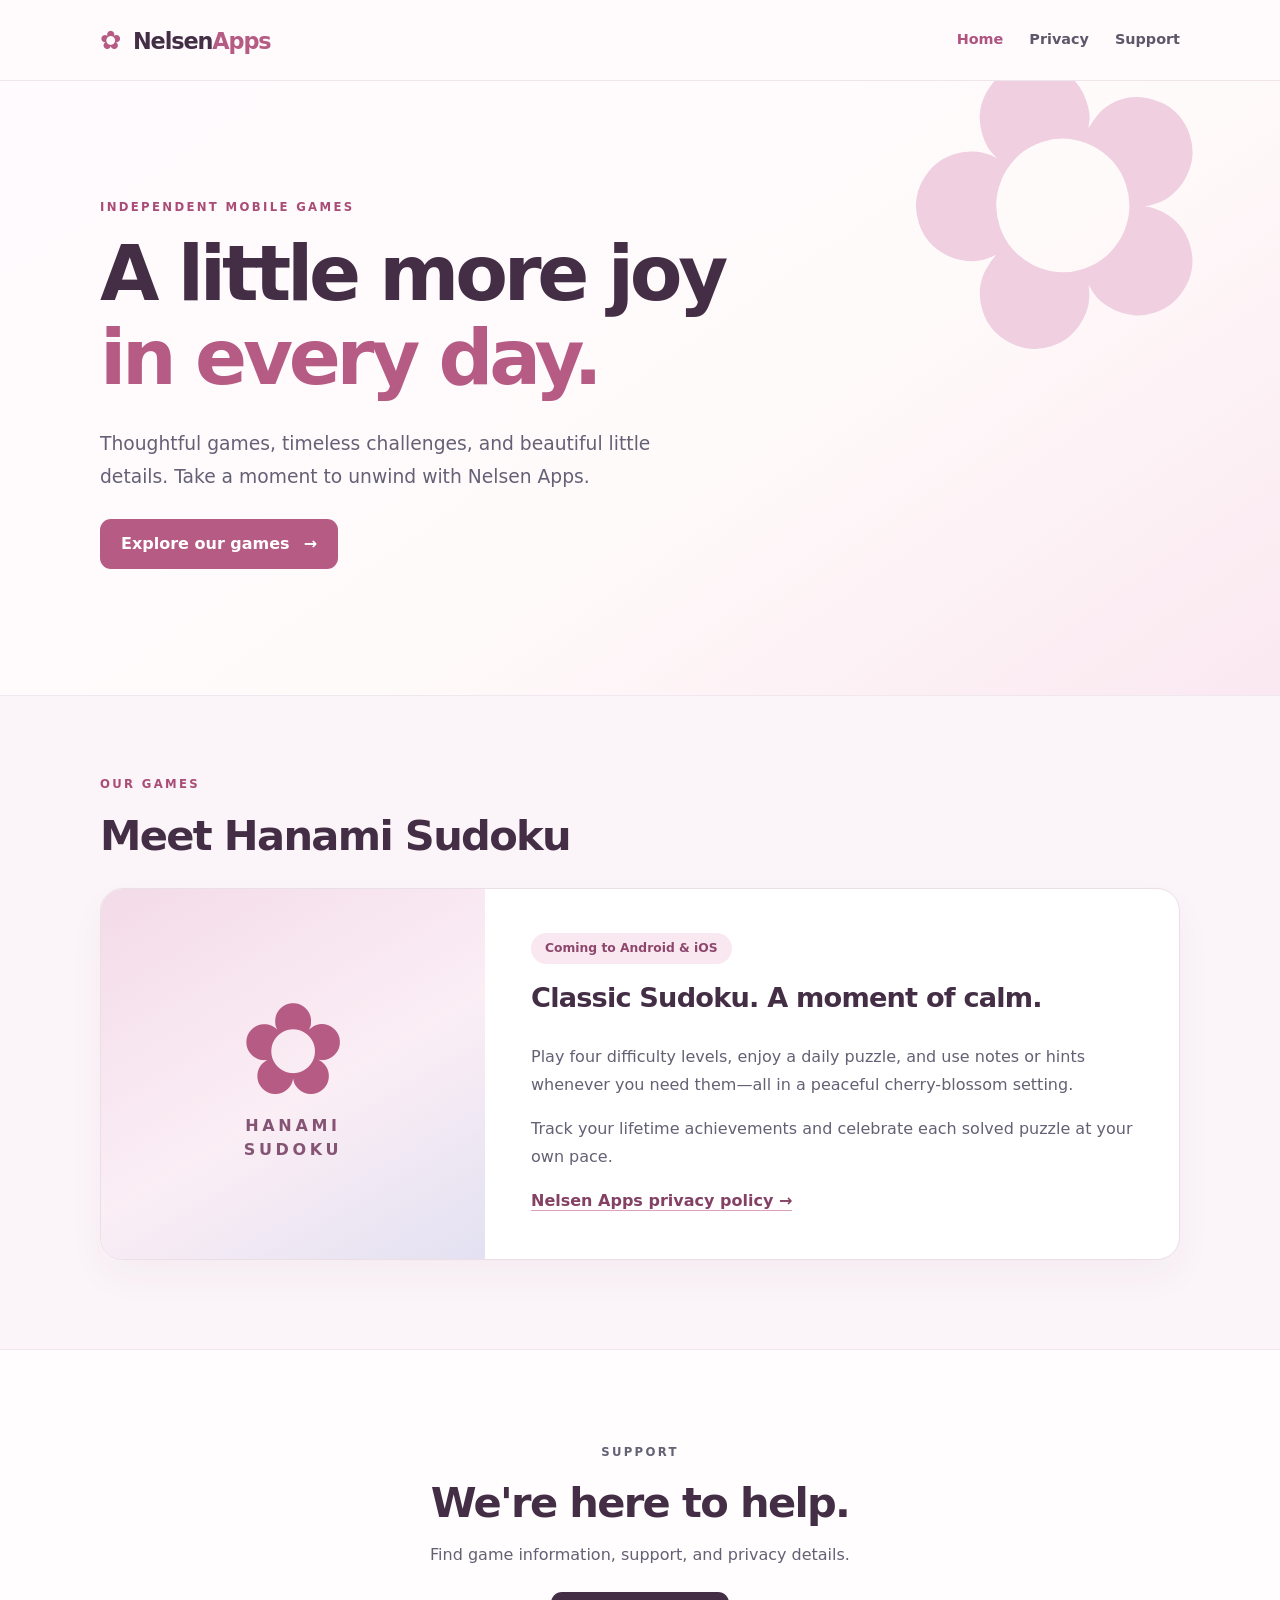
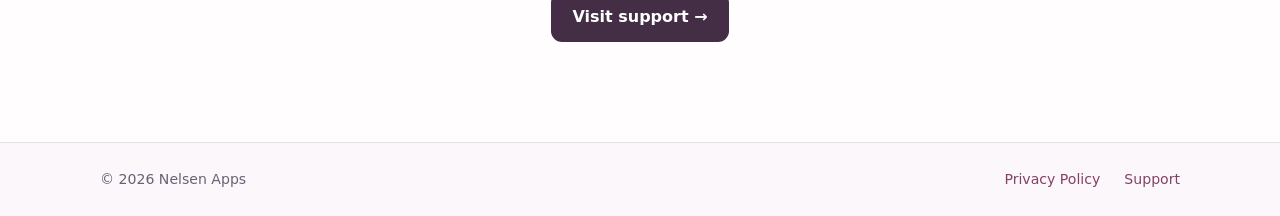
<file: index.html>
<!doctype html>
<html lang="en"><head><meta charset="utf-8"><meta name="viewport" content="width=device-width,initial-scale=1"><meta name="theme-color" content="#442e46"><meta name="description" content="Nelsen Apps makes calm, thoughtful mobile games, including Hanami Sudoku."><title>Nelsen Apps | Thoughtful mobile games</title><link rel="stylesheet" href="/assets/styles.css"></head>
<body><a class="skip" href="#main">Skip to content</a><header class="top"><div class="wrap header"><a class="logo" href="/" aria-label="Nelsen Apps home"><span class="flower">✿</span> Nelsen<span>Apps</span></a><nav aria-label="Main"><a aria-current="page" href="/">Home</a><a  href="/privacy/">Privacy</a><a  href="/support/">Support</a></nav></div></header><main id="main"><section class="hero"><div class="wrap hero-inner"><p class="eyebrow">INDEPENDENT MOBILE GAMES</p><h1>A little more joy<br><em>in every day.</em></h1><p>Thoughtful games, timeless challenges, and beautiful little details. Take a moment to unwind with Nelsen Apps.</p><a class="button" href="#games">Explore our games <span aria-hidden="true">→</span></a><div class="decor" aria-hidden="true">✿</div></div></section>
<section class="games" id="games"><div class="wrap"><p class="eyebrow">OUR GAMES</p><h2>Meet Hanami Sudoku</h2><div class="game-card"><div class="art" aria-hidden="true"><span>✿</span><strong>HANAMI<br>SUDOKU</strong></div><div class="details"><span class="pill">Coming to Android &amp; iOS</span><h3>Classic Sudoku. A moment of calm.</h3><p>Play four difficulty levels, enjoy a daily puzzle, and use notes or hints whenever you need them—all in a peaceful cherry-blossom setting.</p><p>Track your lifetime achievements and celebrate each solved puzzle at your own pace.</p><a class="more" href="/privacy/">Nelsen Apps privacy policy →</a></div></div></div></section>
<section class="contact-cta wrap"><p class="eyebrow">SUPPORT</p><h2>We're here to help.</h2><p>Find game information, support, and privacy details.</p><a class="button dark" href="/support/">Visit support →</a></section></main><footer class="footer"><div class="wrap foot"><span>© 2026 Nelsen Apps</span><div><a href="/privacy/">Privacy Policy</a><a href="/support/">Support</a></div></div></footer></body></html>
</file>
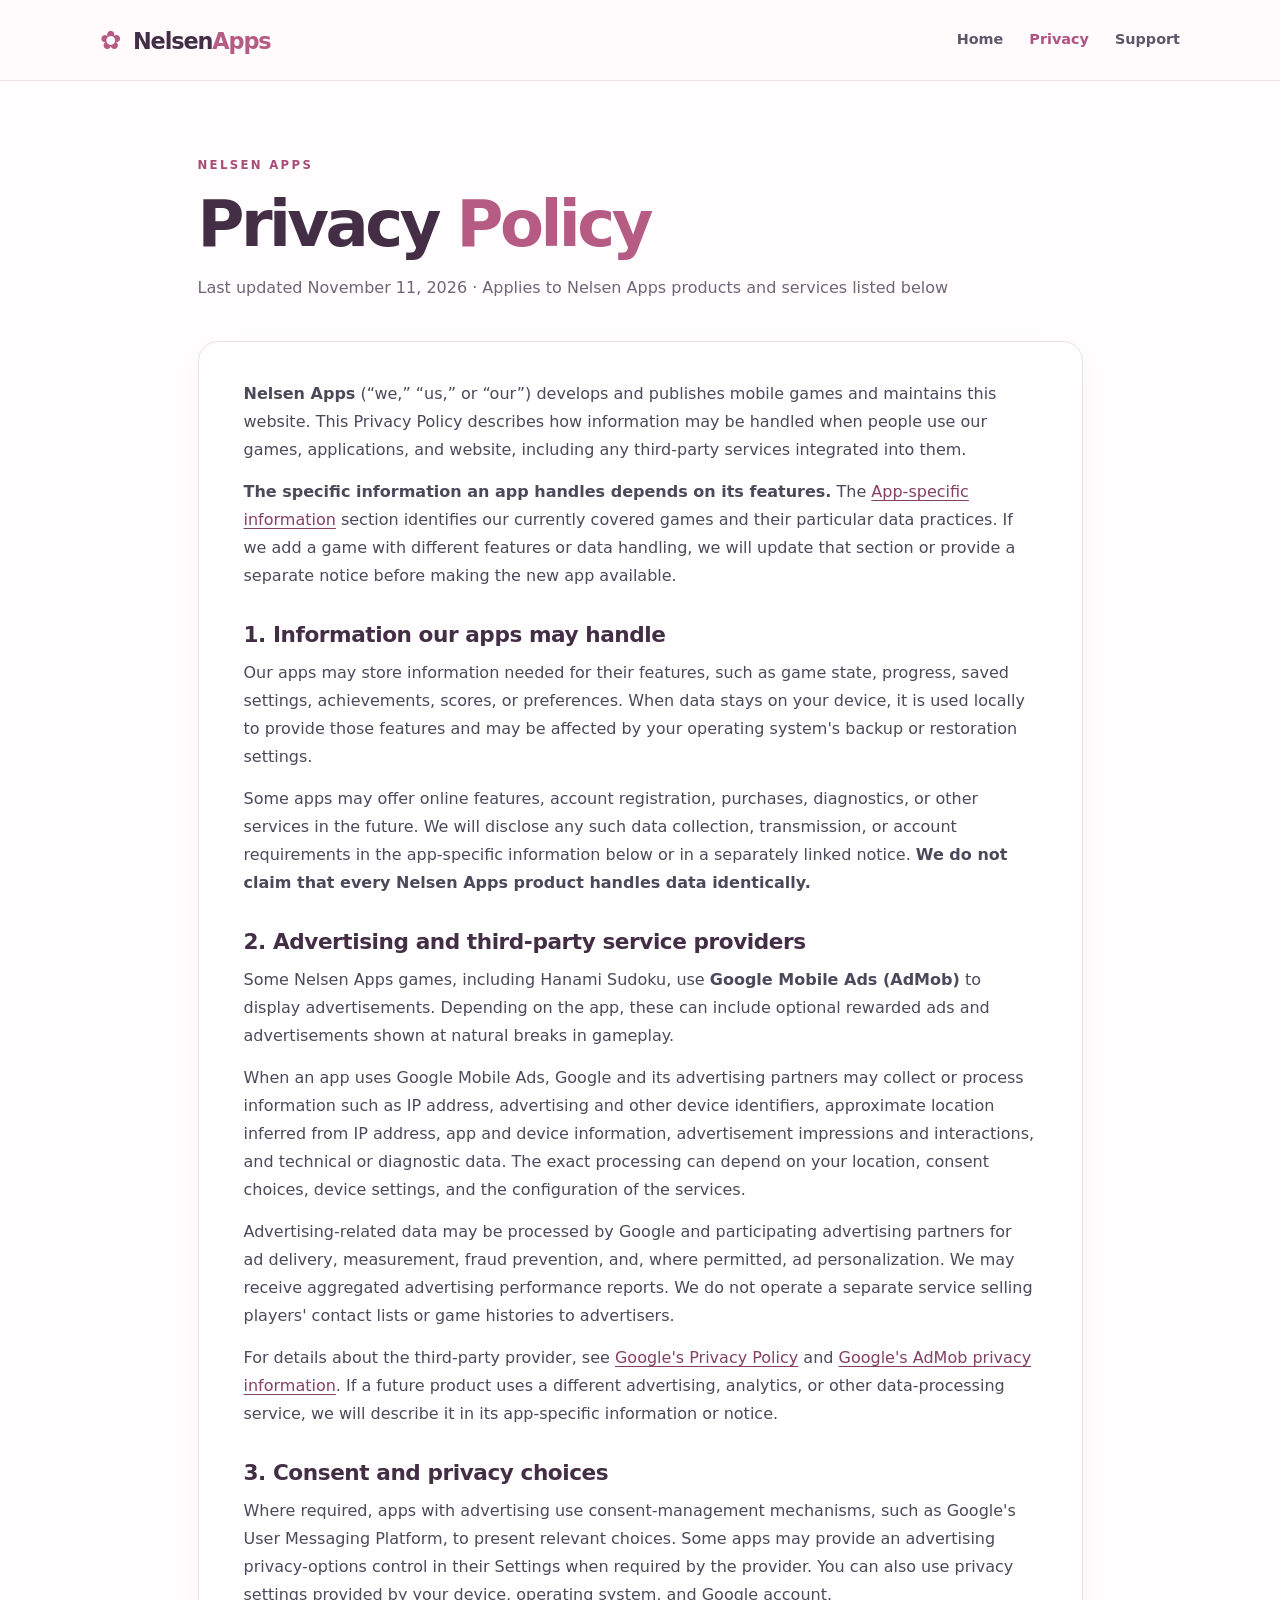
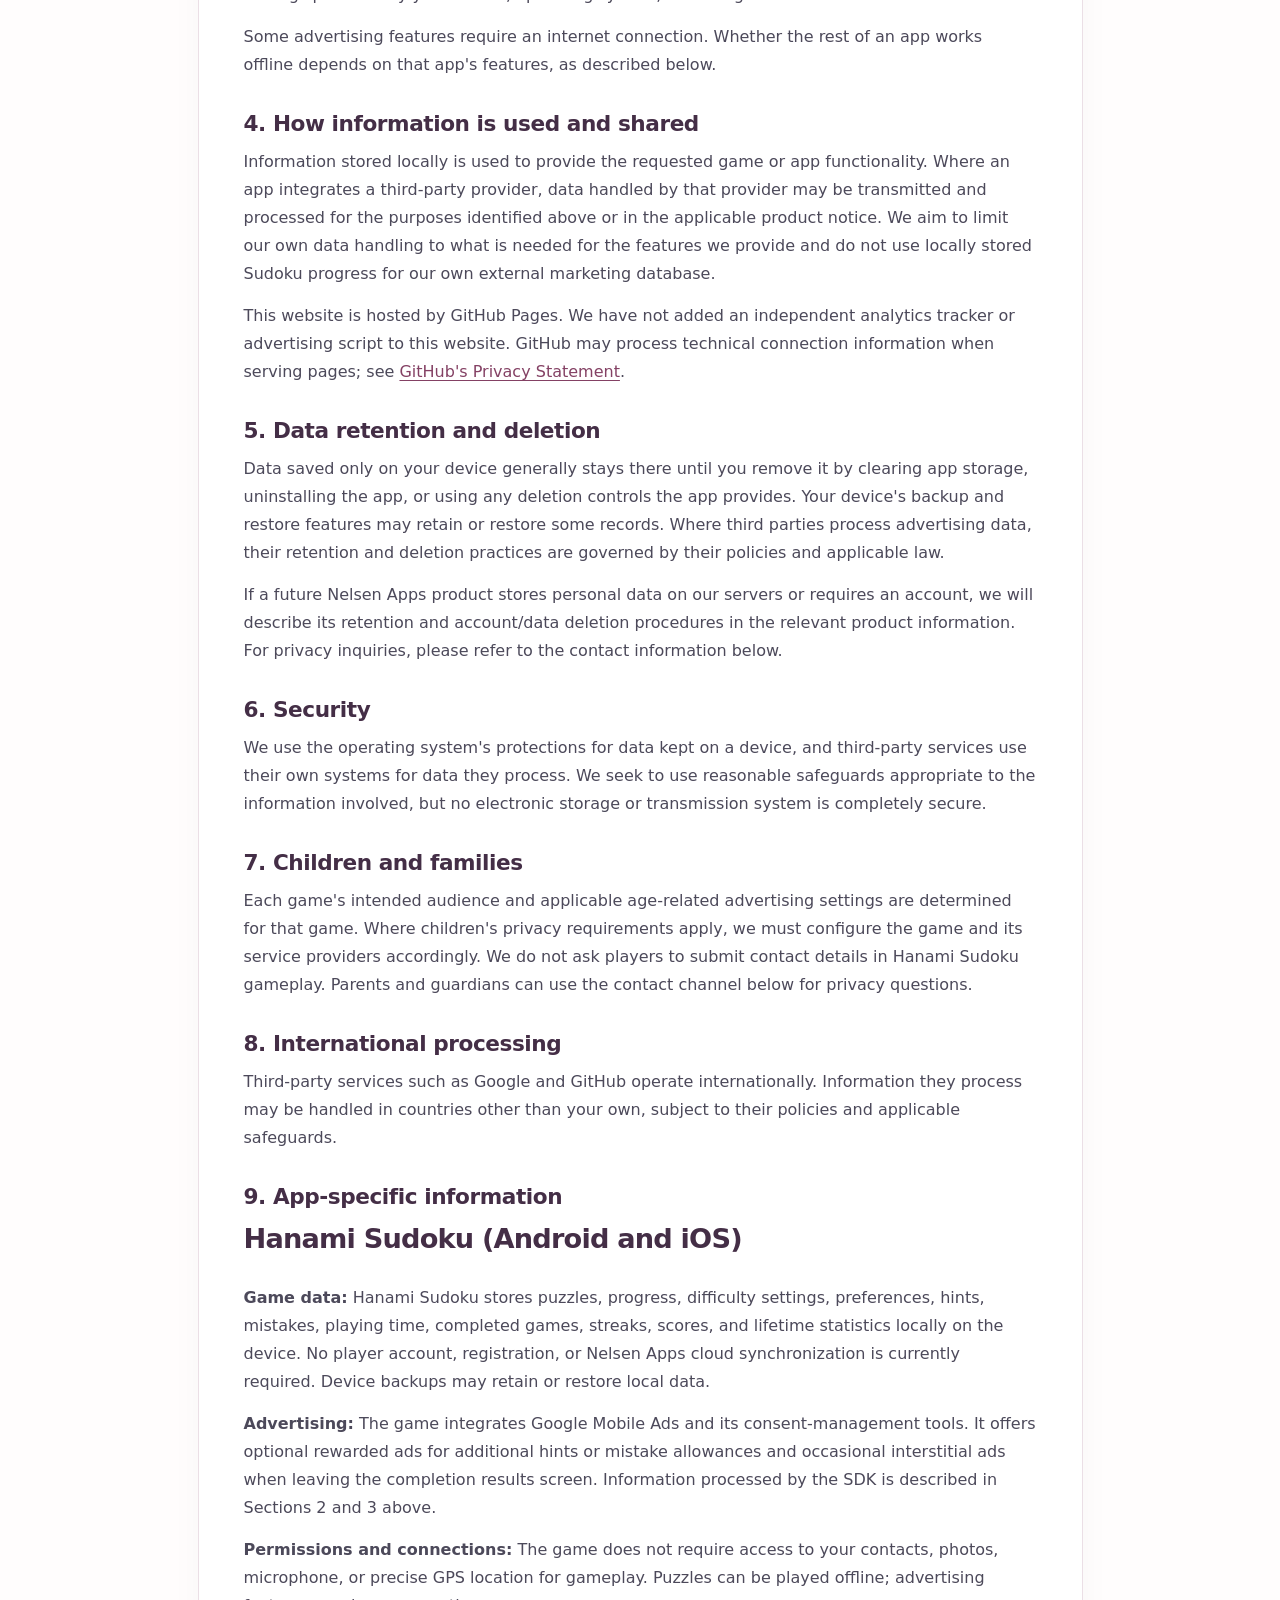
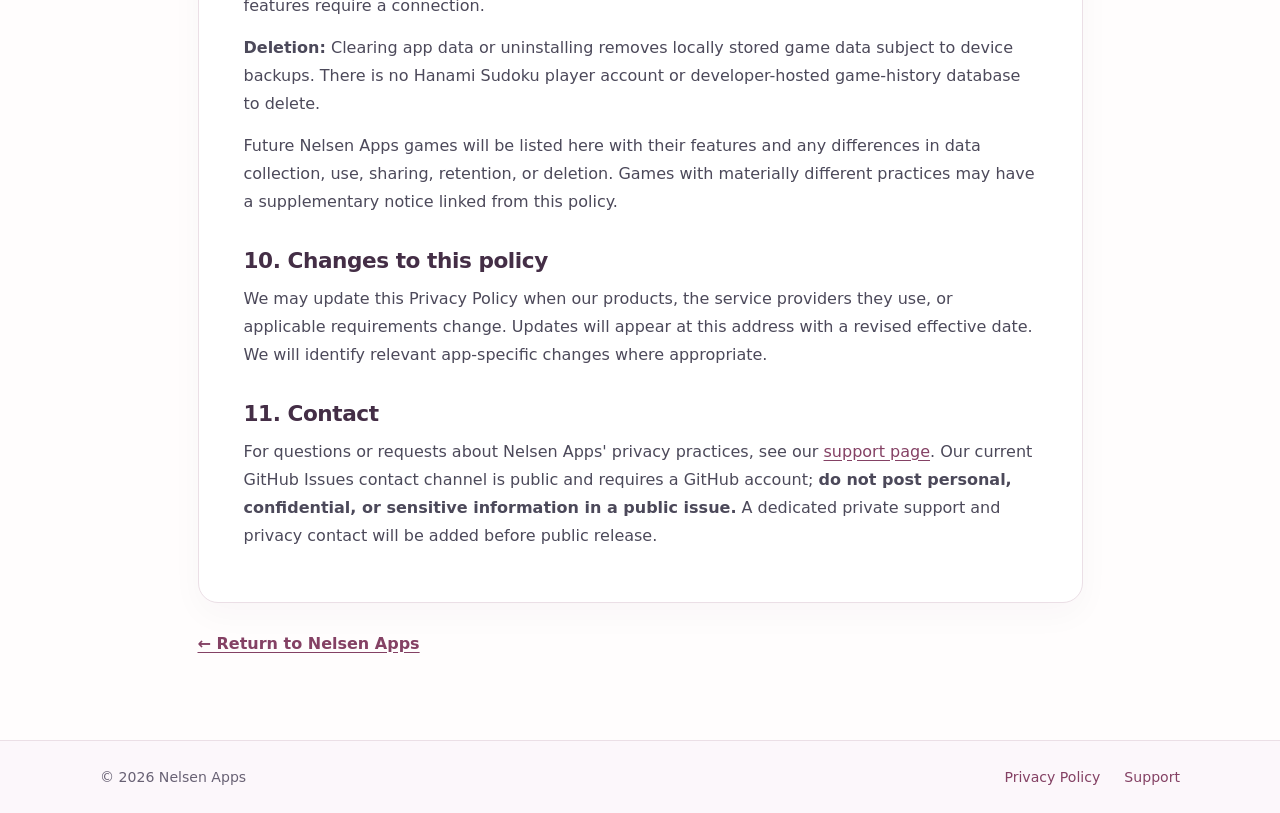
<file: privacy/index.html>
<!doctype html>
<html lang="en"><head><meta charset="utf-8"><meta name="viewport" content="width=device-width,initial-scale=1"><meta name="theme-color" content="#442e46"><meta name="description" content="Nelsen Apps Privacy Policy for its games, apps, and website, including app-specific disclosures."><title>Privacy Policy | Nelsen Apps</title><link rel="stylesheet" href="/assets/styles.css"></head>
<body><a class="skip" href="#main">Skip to content</a><header class="top"><div class="wrap header"><a class="logo" href="/" aria-label="Nelsen Apps home"><span class="flower">✿</span> Nelsen<span>Apps</span></a><nav aria-label="Main"><a  href="/">Home</a><a aria-current="page" href="/privacy/">Privacy</a><a  href="/support/">Support</a></nav></div></header><main id="main">
<div class="wrap subpage">
  <p class="eyebrow">NELSEN APPS</p>
  <h1>Privacy <em>Policy</em></h1>
  <p class="subtitle">Last updated November 11, 2026 · Applies to Nelsen Apps products and services listed below</p>
  <article class="content">
    <p><strong>Nelsen Apps</strong> (“we,” “us,” or “our”) develops and publishes mobile games and maintains this website. This Privacy Policy describes how information may be handled when people use our games, applications, and website, including any third-party services integrated into them.</p>
    <p><strong>The specific information an app handles depends on its features.</strong> The <a href="#app-specific">App-specific information</a> section identifies our currently covered games and their particular data practices. If we add a game with different features or data handling, we will update that section or provide a separate notice before making the new app available.</p>

    <h2>1. Information our apps may handle</h2>
    <p>Our apps may store information needed for their features, such as game state, progress, saved settings, achievements, scores, or preferences. When data stays on your device, it is used locally to provide those features and may be affected by your operating system's backup or restoration settings.</p>
    <p>Some apps may offer online features, account registration, purchases, diagnostics, or other services in the future. We will disclose any such data collection, transmission, or account requirements in the app-specific information below or in a separately linked notice. <strong>We do not claim that every Nelsen Apps product handles data identically.</strong></p>

    <h2>2. Advertising and third-party service providers</h2>
    <p>Some Nelsen Apps games, including Hanami Sudoku, use <strong>Google Mobile Ads (AdMob)</strong> to display advertisements. Depending on the app, these can include optional rewarded ads and advertisements shown at natural breaks in gameplay.</p>
    <p>When an app uses Google Mobile Ads, Google and its advertising partners may collect or process information such as IP address, advertising and other device identifiers, approximate location inferred from IP address, app and device information, advertisement impressions and interactions, and technical or diagnostic data. The exact processing can depend on your location, consent choices, device settings, and the configuration of the services.</p>
    <p>Advertising-related data may be processed by Google and participating advertising partners for ad delivery, measurement, fraud prevention, and, where permitted, ad personalization. We may receive aggregated advertising performance reports. We do not operate a separate service selling players' contact lists or game histories to advertisers.</p>
    <p>For details about the third-party provider, see <a href="https://policies.google.com/privacy">Google's Privacy Policy</a> and <a href="https://support.google.com/admob/answer/6128543">Google's AdMob privacy information</a>. If a future product uses a different advertising, analytics, or other data-processing service, we will describe it in its app-specific information or notice.</p>

    <h2>3. Consent and privacy choices</h2>
    <p>Where required, apps with advertising use consent-management mechanisms, such as Google's User Messaging Platform, to present relevant choices. Some apps may provide an advertising privacy-options control in their Settings when required by the provider. You can also use privacy settings provided by your device, operating system, and Google account.</p>
    <p>Some advertising features require an internet connection. Whether the rest of an app works offline depends on that app's features, as described below.</p>

    <h2>4. How information is used and shared</h2>
    <p>Information stored locally is used to provide the requested game or app functionality. Where an app integrates a third-party provider, data handled by that provider may be transmitted and processed for the purposes identified above or in the applicable product notice. We aim to limit our own data handling to what is needed for the features we provide and do not use locally stored Sudoku progress for our own external marketing database.</p>
    <p>This website is hosted by GitHub Pages. We have not added an independent analytics tracker or advertising script to this website. GitHub may process technical connection information when serving pages; see <a href="https://docs.github.com/en/site-policy/privacy-policies/github-general-privacy-statement">GitHub's Privacy Statement</a>.</p>

    <h2>5. Data retention and deletion</h2>
    <p>Data saved only on your device generally stays there until you remove it by clearing app storage, uninstalling the app, or using any deletion controls the app provides. Your device's backup and restore features may retain or restore some records. Where third parties process advertising data, their retention and deletion practices are governed by their policies and applicable law.</p>
    <p>If a future Nelsen Apps product stores personal data on our servers or requires an account, we will describe its retention and account/data deletion procedures in the relevant product information. For privacy inquiries, please refer to the contact information below.</p>

    <h2>6. Security</h2>
    <p>We use the operating system's protections for data kept on a device, and third-party services use their own systems for data they process. We seek to use reasonable safeguards appropriate to the information involved, but no electronic storage or transmission system is completely secure.</p>

    <h2>7. Children and families</h2>
    <p>Each game's intended audience and applicable age-related advertising settings are determined for that game. Where children's privacy requirements apply, we must configure the game and its service providers accordingly. We do not ask players to submit contact details in Hanami Sudoku gameplay. Parents and guardians can use the contact channel below for privacy questions.</p>

    <h2>8. International processing</h2>
    <p>Third-party services such as Google and GitHub operate internationally. Information they process may be handled in countries other than your own, subject to their policies and applicable safeguards.</p>

    <h2>9. App-specific information</h2>
    <section id="app-specific" aria-label="App-specific privacy information">
      <h3 id="hanami-sudoku">Hanami Sudoku (Android and iOS)</h3>
      <p><strong>Game data:</strong> Hanami Sudoku stores puzzles, progress, difficulty settings, preferences, hints, mistakes, playing time, completed games, streaks, scores, and lifetime statistics locally on the device. No player account, registration, or Nelsen Apps cloud synchronization is currently required. Device backups may retain or restore local data.</p>
      <p><strong>Advertising:</strong> The game integrates Google Mobile Ads and its consent-management tools. It offers optional rewarded ads for additional hints or mistake allowances and occasional interstitial ads when leaving the completion results screen. Information processed by the SDK is described in Sections 2 and 3 above.</p>
      <p><strong>Permissions and connections:</strong> The game does not require access to your contacts, photos, microphone, or precise GPS location for gameplay. Puzzles can be played offline; advertising features require a connection.</p>
      <p><strong>Deletion:</strong> Clearing app data or uninstalling removes locally stored game data subject to device backups. There is no Hanami Sudoku player account or developer-hosted game-history database to delete.</p>
    </section>
    <p>Future Nelsen Apps games will be listed here with their features and any differences in data collection, use, sharing, retention, or deletion. Games with materially different practices may have a supplementary notice linked from this policy.</p>

    <h2>10. Changes to this policy</h2>
    <p>We may update this Privacy Policy when our products, the service providers they use, or applicable requirements change. Updates will appear at this address with a revised effective date. We will identify relevant app-specific changes where appropriate.</p>

    <h2>11. Contact</h2>
    <p>For questions or requests about Nelsen Apps' privacy practices, see our <a href="/support/">support page</a>. Our current GitHub Issues contact channel is public and requires a GitHub account; <strong>do not post personal, confidential, or sensitive information in a public issue.</strong> A dedicated private support and privacy contact will be added before public release.</p>
  </article>
  <p class="back"><a href="/">← Return to Nelsen Apps</a></p>
</div>
</main><footer class="footer"><div class="wrap foot"><span>© 2026 Nelsen Apps</span><div><a href="/privacy/">Privacy Policy</a><a href="/support/">Support</a></div></div></footer></body></html>
</file>
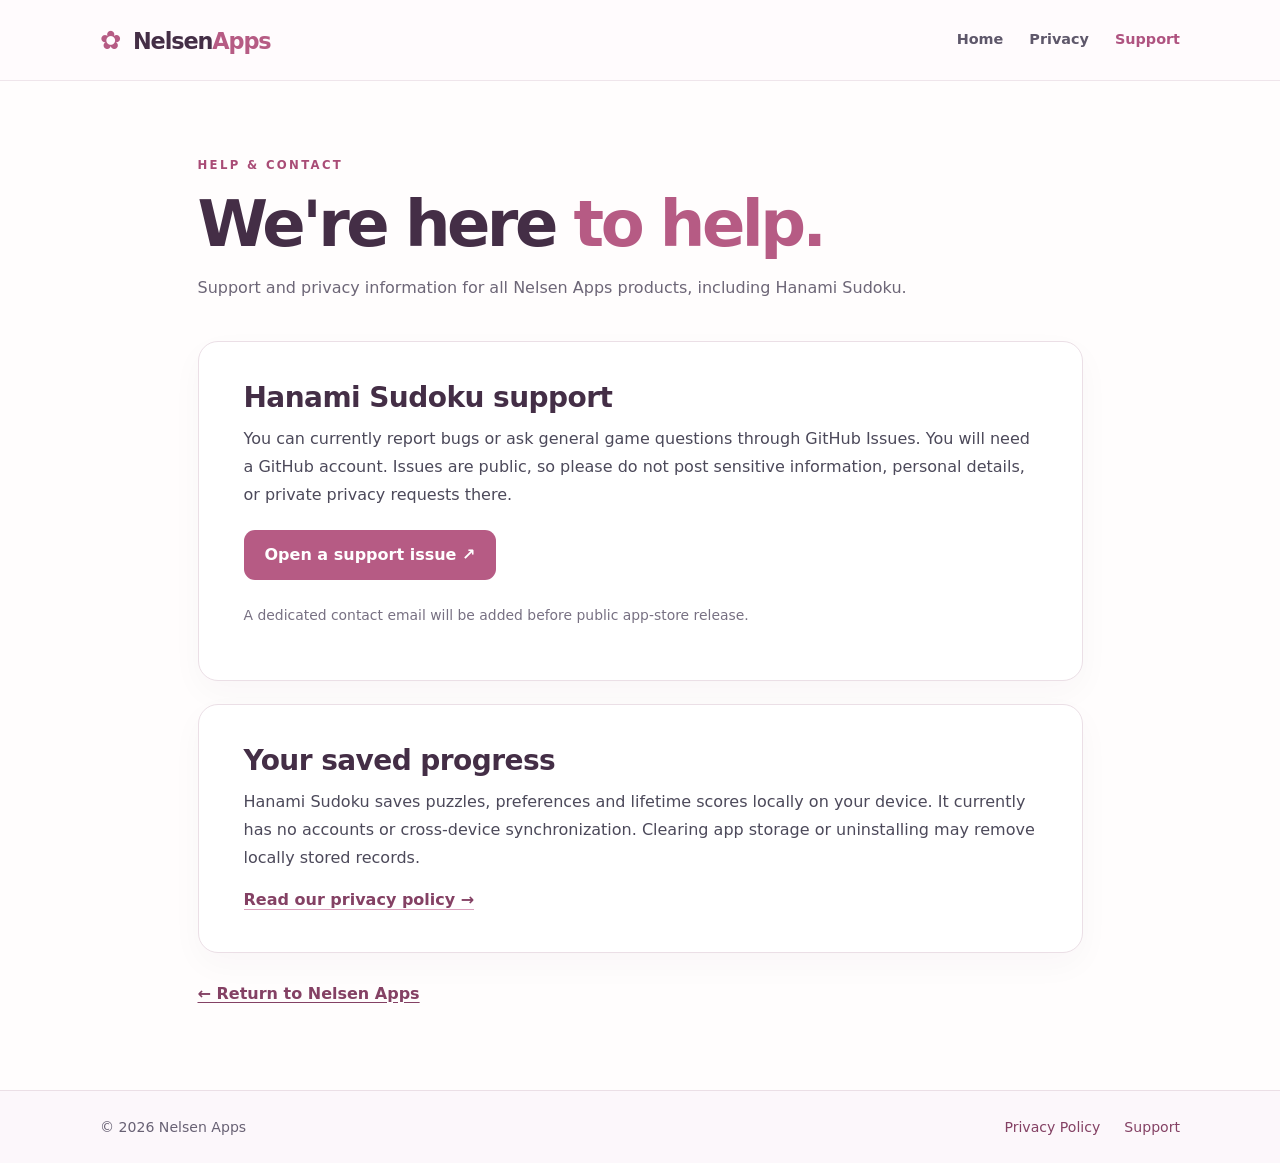
<file: support/index.html>
<!doctype html>
<html lang="en"><head><meta charset="utf-8"><meta name="viewport" content="width=device-width,initial-scale=1"><meta name="theme-color" content="#442e46"><meta name="description" content="Get support and privacy information for Nelsen Apps games, including Hanami Sudoku."><title>Support | Nelsen Apps</title><link rel="stylesheet" href="/assets/styles.css"></head>
<body><a class="skip" href="#main">Skip to content</a><header class="top"><div class="wrap header"><a class="logo" href="/" aria-label="Nelsen Apps home"><span class="flower">✿</span> Nelsen<span>Apps</span></a><nav aria-label="Main"><a  href="/">Home</a><a  href="/privacy/">Privacy</a><a aria-current="page" href="/support/">Support</a></nav></div></header><main id="main"><div class="wrap subpage"><p class="eyebrow">HELP & CONTACT</p><h1>We're here <em>to help.</em></h1><p class="subtitle">Support and privacy information for all Nelsen Apps products, including Hanami Sudoku.</p><section class="content support-card"><h2>Hanami Sudoku support</h2><p>You can currently report bugs or ask general game questions through GitHub Issues. You will need a GitHub account. Issues are public, so please do not post sensitive information, personal details, or private privacy requests there.</p><a class="button" href="https://github.com/NelsenApps/NelsenApps.github.io/issues/new">Open a support issue ↗</a><p class="fine">A dedicated contact email will be added before public app-store release.</p></section><section class="content support-card"><h2>Your saved progress</h2><p>Hanami Sudoku saves puzzles, preferences and lifetime scores locally on your device. It currently has no accounts or cross-device synchronization. Clearing app storage or uninstalling may remove locally stored records.</p><a class="more" href="/privacy/">Read our privacy policy →</a></section><p class="back"><a href="/">← Return to Nelsen Apps</a></p></div></main><footer class="footer"><div class="wrap foot"><span>© 2026 Nelsen Apps</span><div><a href="/privacy/">Privacy Policy</a><a href="/support/">Support</a></div></div></footer></body></html>
</file>
<file: assets/styles.css>
*{box-sizing:border-box}html{scroll-behavior:smooth}body{margin:0;color:#333241;background:#fffdfd;font-family:system-ui,-apple-system,"Segoe UI",sans-serif;line-height:1.75}a{color:#844164;text-underline-offset:3px}a:focus-visible{outline:3px solid #bb628a;outline-offset:4px}.wrap{width:min(1080px,calc(100% - 42px));margin:0 auto}.skip{position:absolute;top:-70px;left:12px;background:white;padding:8px;z-index:10}.skip:focus{top:10px}.top{border-bottom:1px solid #efe5eb;background:#fffbfd}.header{min-height:80px;display:flex;align-items:center;justify-content:space-between;gap:24px}.logo{font-weight:800;letter-spacing:-.05em;font-size:1.4rem;color:#442e46;text-decoration:none;white-space:nowrap}.logo span:last-child,.flower{color:#b65b84}.flower{margin-right:6px;font-size:1.6rem}nav{display:flex;gap:26px}nav a{text-decoration:none;color:#5e576a;font-weight:600;font-size:.9rem}nav a[aria-current],nav a:hover{color:#af5380}h1,h2,h3,p{margin-top:0}h1{font-size:clamp(2.7rem,6vw,5.2rem);letter-spacing:-.055em;line-height:1.09;color:#442e46;margin-bottom:28px}h1 em{font-style:normal;color:#b65b84}h2{color:#442e46;font-size:clamp(1.9rem,4vw,2.6rem);line-height:1.25;letter-spacing:-.04em;margin-bottom:26px}h3{font-size:1.7rem;color:#442e46;letter-spacing:-.03em;line-height:1.3}.eyebrow{font-size:.73rem;letter-spacing:.2em;color:#a94c76;font-weight:800;margin-bottom:15px}.hero{background:linear-gradient(145deg,#fffafd 0%,#fffafa 58%,#fae8f0 100%);overflow:hidden}.hero-inner{position:relative;isolation:isolate;padding:116px 0 126px;min-height:520px}.hero p:not(.eyebrow){max-width:565px;color:#646176;font-size:1.17rem}.button{display:inline-flex;gap:14px;align-items:center;padding:11px 21px;background:#b65b84;color:#fff;text-decoration:none;font-weight:700;border-radius:11px;margin-top:7px}.button:hover{background:#98466d;color:#fff}.button.dark{background:#442e46}.decor{position:absolute;top:-75px;right:-45px;z-index:-1;font-size:390px;line-height:1;color:#efcfe0;transform:rotate(-18deg)}.games{background:#fbf4f8;border-block:1px solid #f1e8ef;padding:78px 0 89px}.game-card{display:grid;grid-template-columns:minmax(220px,.83fr) 1.5fr;background:white;border-radius:23px;overflow:hidden;border:1px solid #ebdfe6;box-shadow:0 17px 39px #442e460a}.art{display:flex;flex-direction:column;justify-content:center;align-items:center;min-height:355px;background:linear-gradient(150deg,#f3dbe8,#fbeef5 55%,#e3e1f2);color:#855474}.art span{font-size:8rem;line-height:1;color:#b65b84}.art strong{letter-spacing:.23em;text-align:center;line-height:1.5}.details{padding:44px 46px}.details p,.contact-cta p{color:#636174}.pill{display:inline-block;background:#fae8f0;color:#8d466c;padding:5px 14px;border-radius:25px;font-weight:700;font-size:.77rem;margin-bottom:16px}.more{font-weight:700;text-decoration:none;border-bottom:1px solid #dba1bd}.contact-cta{text-align:center;padding:92px 0 100px}.contact-cta h2{margin-bottom:12px}.footer{background:#fcf7fb;border-top:1px solid #ebdfe6}.foot{display:flex;align-items:center;justify-content:space-between;gap:20px;padding:24px 0;color:#686174;font-size:.88rem}.foot div{display:flex;gap:24px}.foot a{text-decoration:none}.subpage{max-width:885px;padding-top:74px;padding-bottom:82px}.subpage h1{font-size:clamp(2.6rem,5vw,4.2rem);margin-bottom:14px}.subtitle{color:#6d6677;margin-bottom:39px}.content{background:white;border:1px solid #ebdfe6;border-radius:20px;padding:38px 45px;box-shadow:0 12px 33px #442e4608}.content h2{font-size:1.35rem;letter-spacing:-.02em;margin:32px 0 10px}.content h2:first-child{margin-top:0}.content p{color:#4c495a;margin-bottom:14px}.content a{overflow-wrap:anywhere}.back{margin:27px 0 0;font-weight:700}.support-card{margin-bottom:23px}.support-card h2{font-size:1.75rem}.fine{font-size:.87rem;color:#777082!important;margin-top:23px}@media(max-width:720px){.header{min-height:72px}.logo{font-size:1.11rem}.flower{font-size:1.35rem}nav{gap:13px}nav a{font-size:.82rem}.hero-inner{padding:83px 0 94px;min-height:440px}.decor{font-size:265px;right:-150px;top:15px}.games{padding:60px 0 75px}.game-card{grid-template-columns:1fr}.art{min-height:210px}.art span{font-size:5rem}.details{padding:30px 26px}.subpage{padding-top:46px}.content{padding:24px 23px}.foot{flex-direction:column;align-items:flex-start;gap:11px}}@media(prefers-reduced-motion:reduce){html{scroll-behavior:auto}}
</file>
